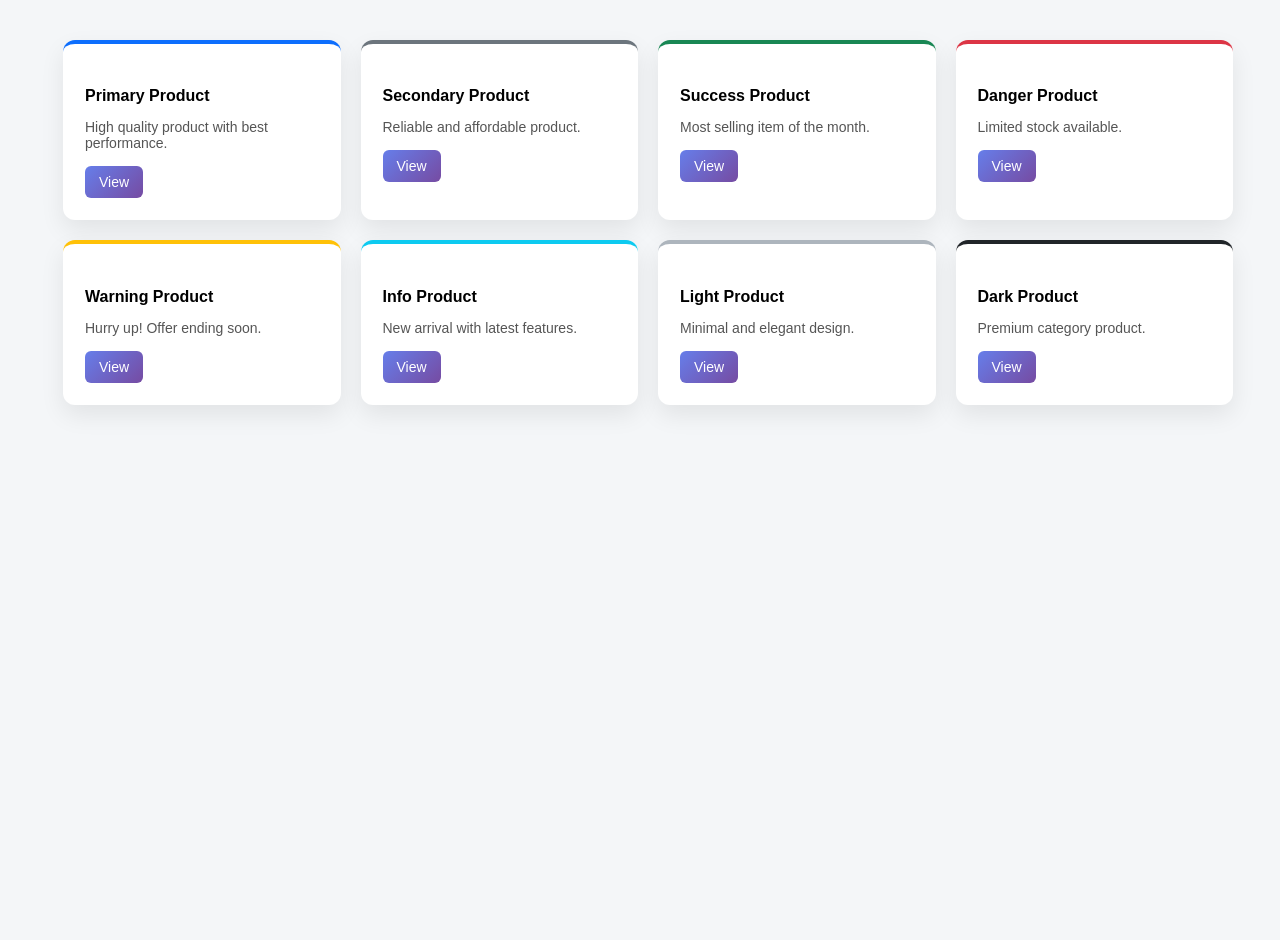
<file: HeaderComp/Products/products.html>
<!DOCTYPE html>
<html lang="en">
<head>
    <meta charset="UTF-8">
    <meta name="viewport" content="width=device-width, initial-scale=1.0">
    <title>Products</title>
    <link rel="stylesheet" href="style.css">
</head>
<body>
    <div class="container">
  <div class="cards">

    <div class="card primary">
      <h4>Primary Product</h4>
      <p>High quality product with best performance.</p>
      <button>View</button>
    </div>

    <div class="card secondary">
      <h4>Secondary Product</h4>
      <p>Reliable and affordable product.</p>
      <button>View</button>
    </div>

    <div class="card success">
      <h4>Success Product</h4>
      <p>Most selling item of the month.</p>
      <button>View</button>
    </div>

    <div class="card danger">
      <h4>Danger Product</h4>
      <p>Limited stock available.</p>
      <button>View</button>
    </div>

    <div class="card warning">
      <h4>Warning Product</h4>
      <p>Hurry up! Offer ending soon.</p>
      <button>View</button>
    </div>

    <div class="card info">
      <h4>Info Product</h4>
      <p>New arrival with latest features.</p>
      <button>View</button>
    </div>

    <div class="card light">
      <h4>Light Product</h4>
      <p>Minimal and elegant design.</p>
      <button>View</button>
    </div>

    <div class="card dark">
      <h4>Dark Product</h4>
      <p>Premium category product.</p>
      <button>View</button>
    </div>

  </div>
</div>

</body>
</html>
</file>
<file: HeaderComp/Products/style.css>
* {
  /* margin: 0%;
  padding: 0%; */
  box-sizing: border-box;
  font-family: 'Segoe UI', sans-serif;
}

html,body{
    height: 100%;
    width: 100%;
    background: #f4f6f8;

}

.container {
  max-width: 1200px;
  margin: 40px auto;
  padding: 0 15px;
}

.cards {
  display: grid;
  grid-template-columns: repeat(auto-fit, minmax(250px, 1fr));
  gap: 20px;
}

.card {
  background: #fff;
  padding: 22px;
  border-radius: 12px;
  box-shadow: 0 10px 25px rgba(0,0,0,0.08);
  transition: 0.3s;
}

.card:hover {
  transform: translateY(-8px);
  box-shadow: 0 20px 35px rgba(0,0,0,0.15);
}

.card h4 {
  margin-bottom: 10px;
}

.card p {
  font-size: 14px;
  color: #555;
  margin-bottom: 15px;
}

.card button {
  border: none;
  padding: 8px 14px;
  border-radius: 6px;
  cursor: pointer;
  color: white;
  font-size: 14px;
}

/* custom colors */
.primary { border-top: 4px solid #0d6efd; }
.secondary { border-top: 4px solid #6c757d; }
.success { border-top: 4px solid #198754; }
.danger { border-top: 4px solid #dc3545; }
.warning { border-top: 4px solid #ffc107; }
.info { border-top: 4px solid #0dcaf0; }
.light { border-top: 4px solid #adb5bd; }
.dark { border-top: 4px solid #212529; }

.card button {
  background: linear-gradient(135deg, #667eea, #764ba2);
}
</file>
